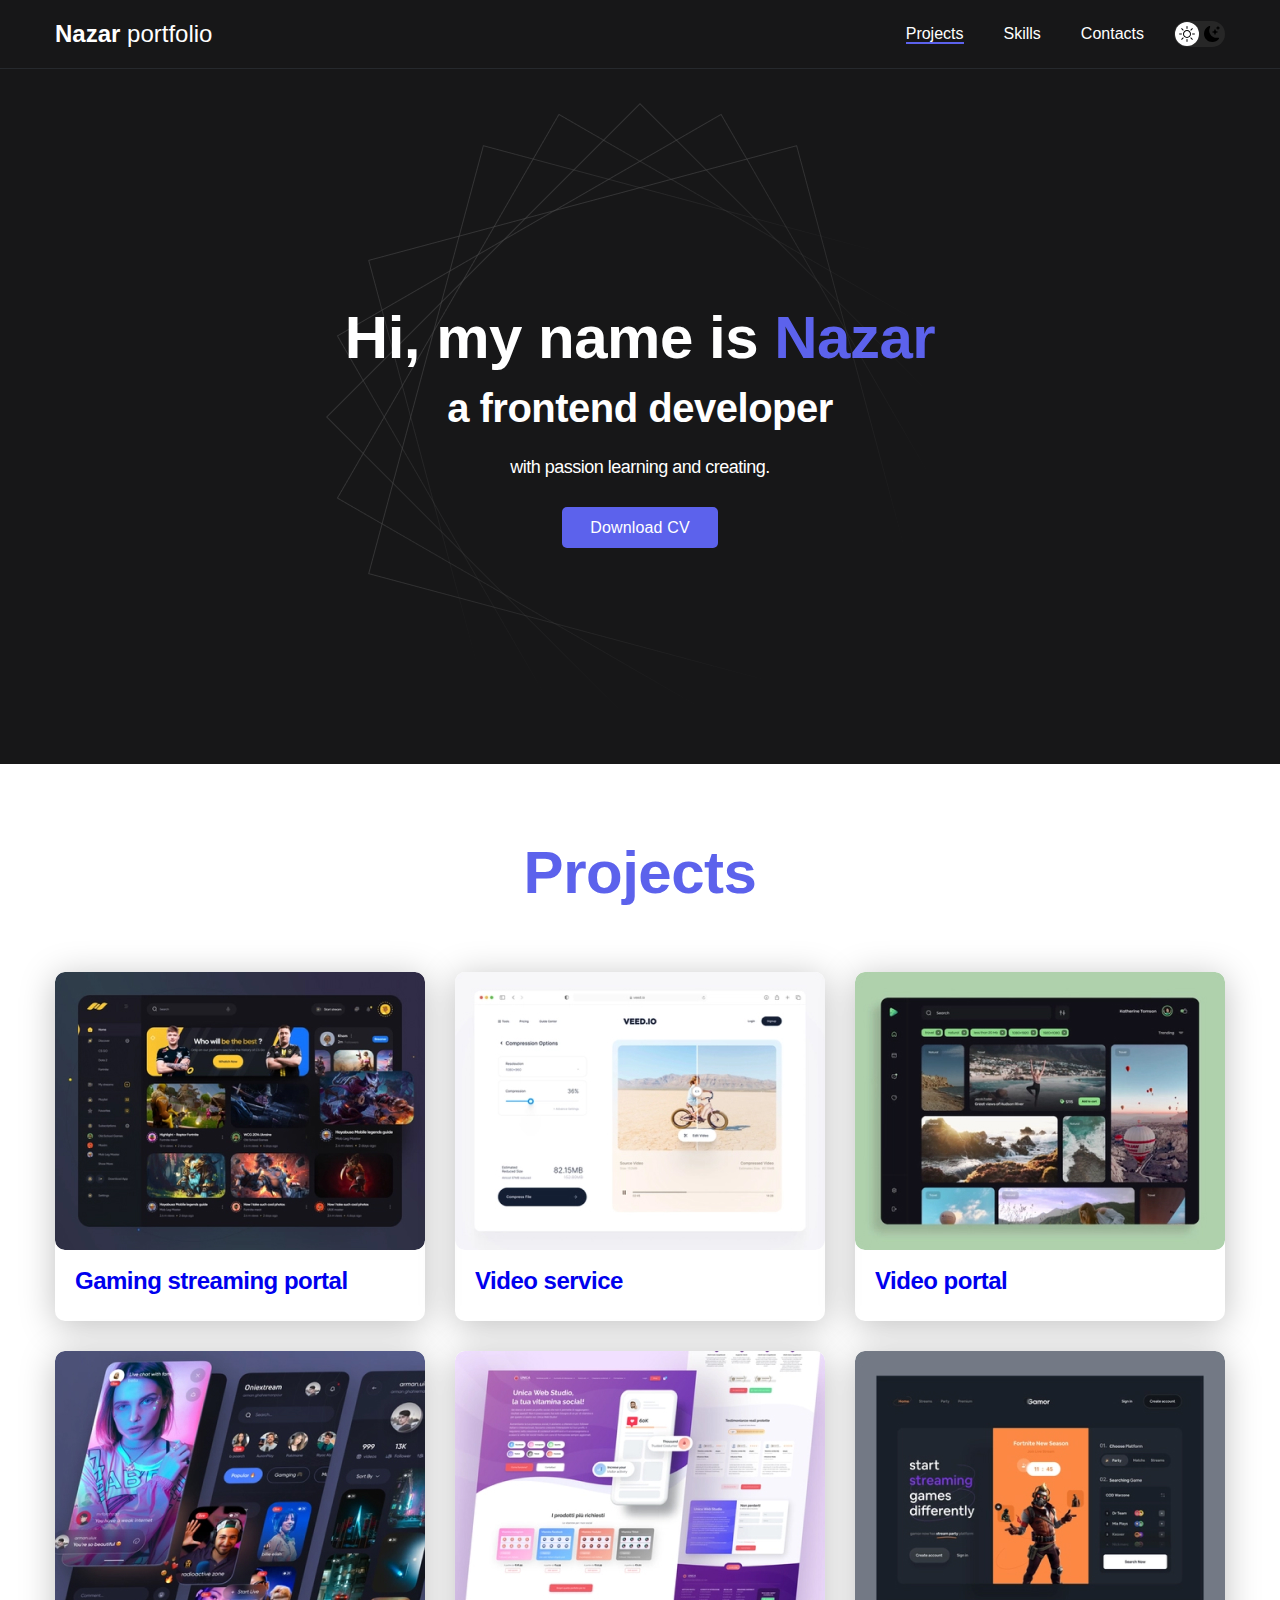
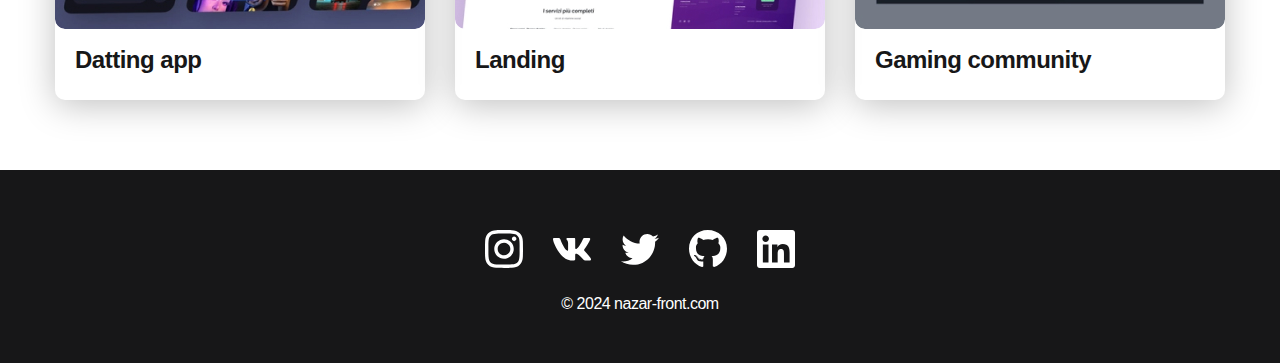
<file: index.html>
<!DOCTYPE html>
<html lang="en">
<head>
    <meta charset="UTF-8">
    <meta name="viewport" content="width=device-width, initial-scale=1.0">
    <title>Portfolio</title>
    <link rel="stylesheet" href="./css/main.css">
</head>
<body>
    <nav class="nav">
        <div class="container">
            <div class="nav-row">
                <a href="./index.html" class="logo"><strong>Nazar</strong> portfolio</a>
                <button class="dark-mode-btn">
                    <img src="img/icons/sun.svg" alt="Light mode" class="dark-mode-btn__icon">
                    <img src="img/icons/moon.svg" alt="Light mode" class="dark-mode-btn__icon">
                </button>
                <ul class="nav-list">
                    <li class="nav-list__item"><a href="./index.html" class="nav-list__link nav-list__link--active">Projects</a></li>
                    <li class="nav-list__item"><a href="./skills.html" class="nav-list__link nav-list__link">Skills</a></li>
                    <li class="nav-list__item"><a href="./contacts.html" class="nav-list__link nav-list__link">Contacts</a></li>
                </ul>
            </div>
        </div>
    </nav>


    <header class="header">
            <div class="header__wrapper">
                <h1 class="header__title"><strong>Hi, my name is <em>Nazar</em></strong>
                    <br>a frontend developer</h1>
                <div class="header__text">
                    <p>with passion learning and creating.</p>
                </div>
                <a href="#" class="btn">Download CV</a>
            </div>    
    </header>

    <main class="section">
        <div class="container">
            <h2 class="title-1">Projects</h2>
            <ul class="projects">
                <li class="project">
                    <a href="./project-page.html">
                        <img src="./img/projects/01.jpg" alt="Project img" class="project__img">
                        <h3 class="project__title">Gaming streaming portal</h3>    
                    </a>
                </li>
                <li class="project">
                    <a href="./project-page.html">
                        <img src="./img/projects/02.jpg" alt="Project img" class="project__img">
                        <h3 class="project__title">Video service</h3>    
                    </a>
                </li>
                <li class="project">
                    <a href="./project-page.html">
                        <img src="./img/projects/03.jpg" alt="Project img" class="project__img">
                        <h3 class="project__title">Video portal</h3>    
                    </a>
                </li>
                <li class="project">
                    <img src="./img/projects/04.jpg" alt="Project img" class="project__img">
                    <h3 class="project__title">Datting app</h3>
                </li>
                <li class="project">
                    <img src="./img/projects/05.jpg" alt="Project img" class="project__img">
                    <h3 class="project__title">Landing</h3>
                </li>
                <li class="project">
                    <img src="./img/projects/06.jpg" alt="Project img" class="project__img">
                    <h3 class="project__title">Gaming community</h3>
                </li>

            </ul>
        </div>
    </main>

    <footer class="footer">
        <div class="container">
            <div class="footer__wrapper">
                <ul class="social">
                    <li class="social__item">
                        <a href="#!"><img src="./img/icons/Vector.svg" alt=""></a>
                    </li>
                    <li class="social__item">
                        <a href="#!"><img src="./img/icons/Vector-1.svg" alt=""></a>
                    </li>
                    <li class="social__item">
                        <a href="#!"><img src="./img/icons/Vector-2.svg" alt=""></a>
                    </li>
                    <li class="social__item">
                        <a href="#!"><img src="./img/icons/Vector-3.svg" alt=""></a>
                    </li>
                    <li class="social__item">
                        <a href="#!"><img src="./img/icons/Vector-4.svg" alt=""></a>
                    </li>
                </ul>
                <div class="copyright">
                    <p>© 2024 nazar-front.com</p>
                </div>
            </div>
        </div>
    </footer>

    <script src="./js/main.js"></script>

</body>
</html>
</file>
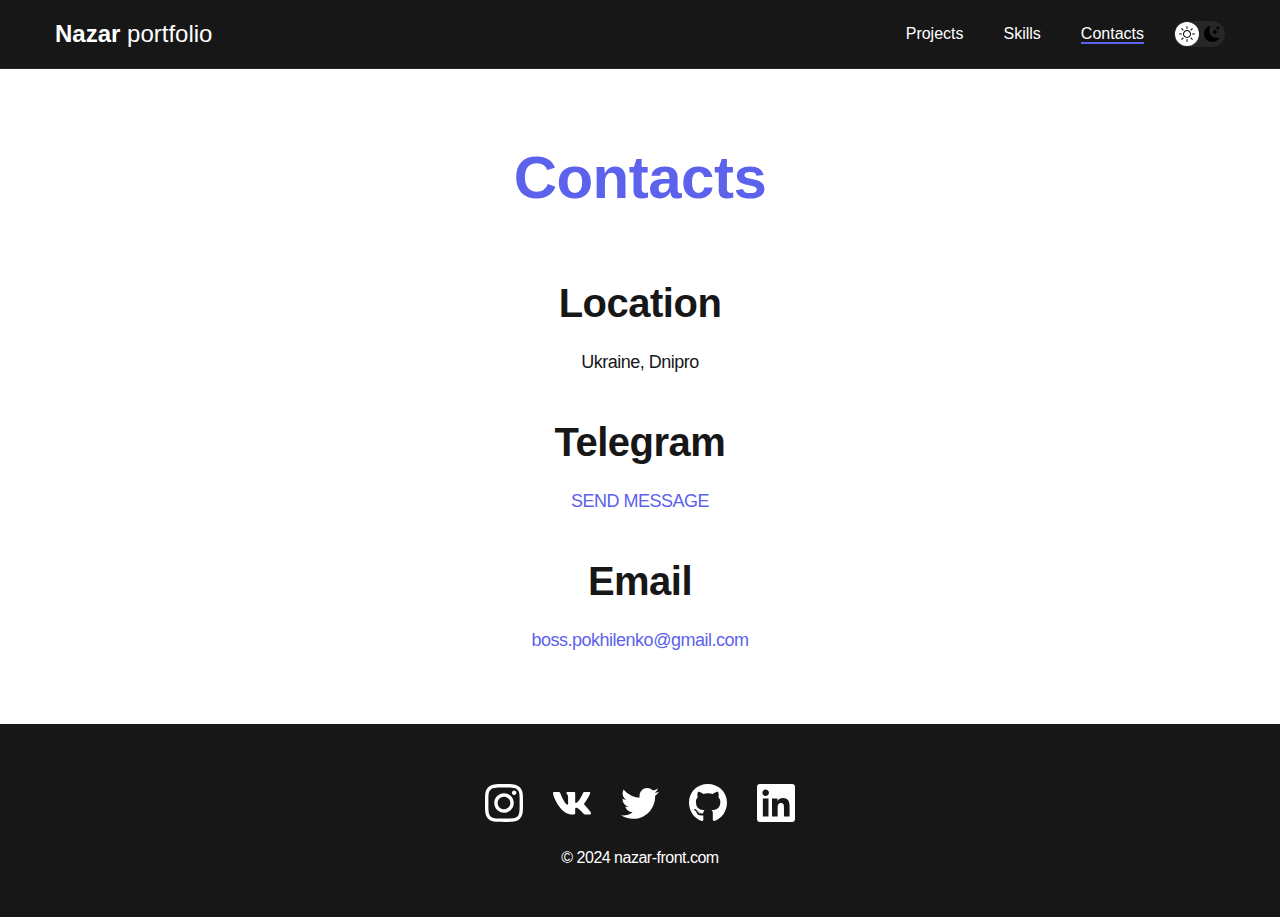
<file: contacts.html>
<!DOCTYPE html>
<html lang="en">
<head>
    <meta charset="UTF-8">
    <meta name="viewport" content="width=device-width, initial-scale=1.0">
    <title>Portfolio</title>
    <link rel="stylesheet" href="./css/main.css">
</head>
<body>
    <nav class="nav">
        <div class="container">
            <div class="nav-row">
                <a href="./index.html" class="logo"><strong>Nazar</strong> portfolio</a>

                <button class="dark-mode-btn">
                    <img src="img/icons/sun.svg" alt="Light mode" class="dark-mode-btn__icon">
                    <img src="img/icons/moon.svg" alt="Light mode" class="dark-mode-btn__icon">
                </button>
                
                <ul class="nav-list">
                    <li class="nav-list__item"><a href="./index.html" class="nav-list__link nav-list__link">Projects</a></li>
                    <li class="nav-list__item"><a href="./skills.html" class="nav-list__link nav-list__link">Skills</a></li>
                    <li class="nav-list__item"><a href="./contacts.html" class="nav-list__link nav-list__link--active">Contacts</a></li>
                </ul>
            </div>
        </div>
    </nav>


    <main class="section">
        <div class="container">
            <h1 class="title-1">Contacts</h1>
        
            <ul class="content-list">
                <li class="content-list__item">
                    <h2 class="title-2">Location</h2>
                    <p>Ukraine, Dnipro</p>
                </li>
                <li class="content-list__item">
                    <h2 class="title-2">Telegram</h2>
                    <p><a href="https://t.me/kkkkkatr">SEND MESSAGE</a></p>
                </li>
                <li class="content-list__item">
                    <h2 class="title-2">Email</h2>
                    <p><a href="email:boss.pokhilenko@gmail.com">boss.pokhilenko@gmail.com</a></p>    
                </li>
            </ul>
        </div>
    </main>

    <footer class="footer">
        <div class="container">
            <div class="footer__wrapper">
                <ul class="social">
                    <li class="social__item">
                        <a href="#!"><img src="./img/icons/Vector.svg" alt=""></a>
                    </li>
                    <li class="social__item">
                        <a href="#!"><img src="./img/icons/Vector-1.svg" alt=""></a>
                    </li>
                    <li class="social__item">
                        <a href="#!"><img src="./img/icons/Vector-2.svg" alt=""></a>
                    </li>
                    <li class="social__item">
                        <a href="#!"><img src="./img/icons/Vector-3.svg" alt=""></a>
                    </li>
                    <li class="social__item">
                        <a href="#!"><img src="./img/icons/Vector-4.svg" alt=""></a>
                    </li>
                </ul>
                <div class="copyright">
                    <p>© 2024 nazar-front.com</p>
                </div>
            </div>
        </div>
    </footer>

    <script src="./js/main.js"></script>

</body>
</html>
</file>
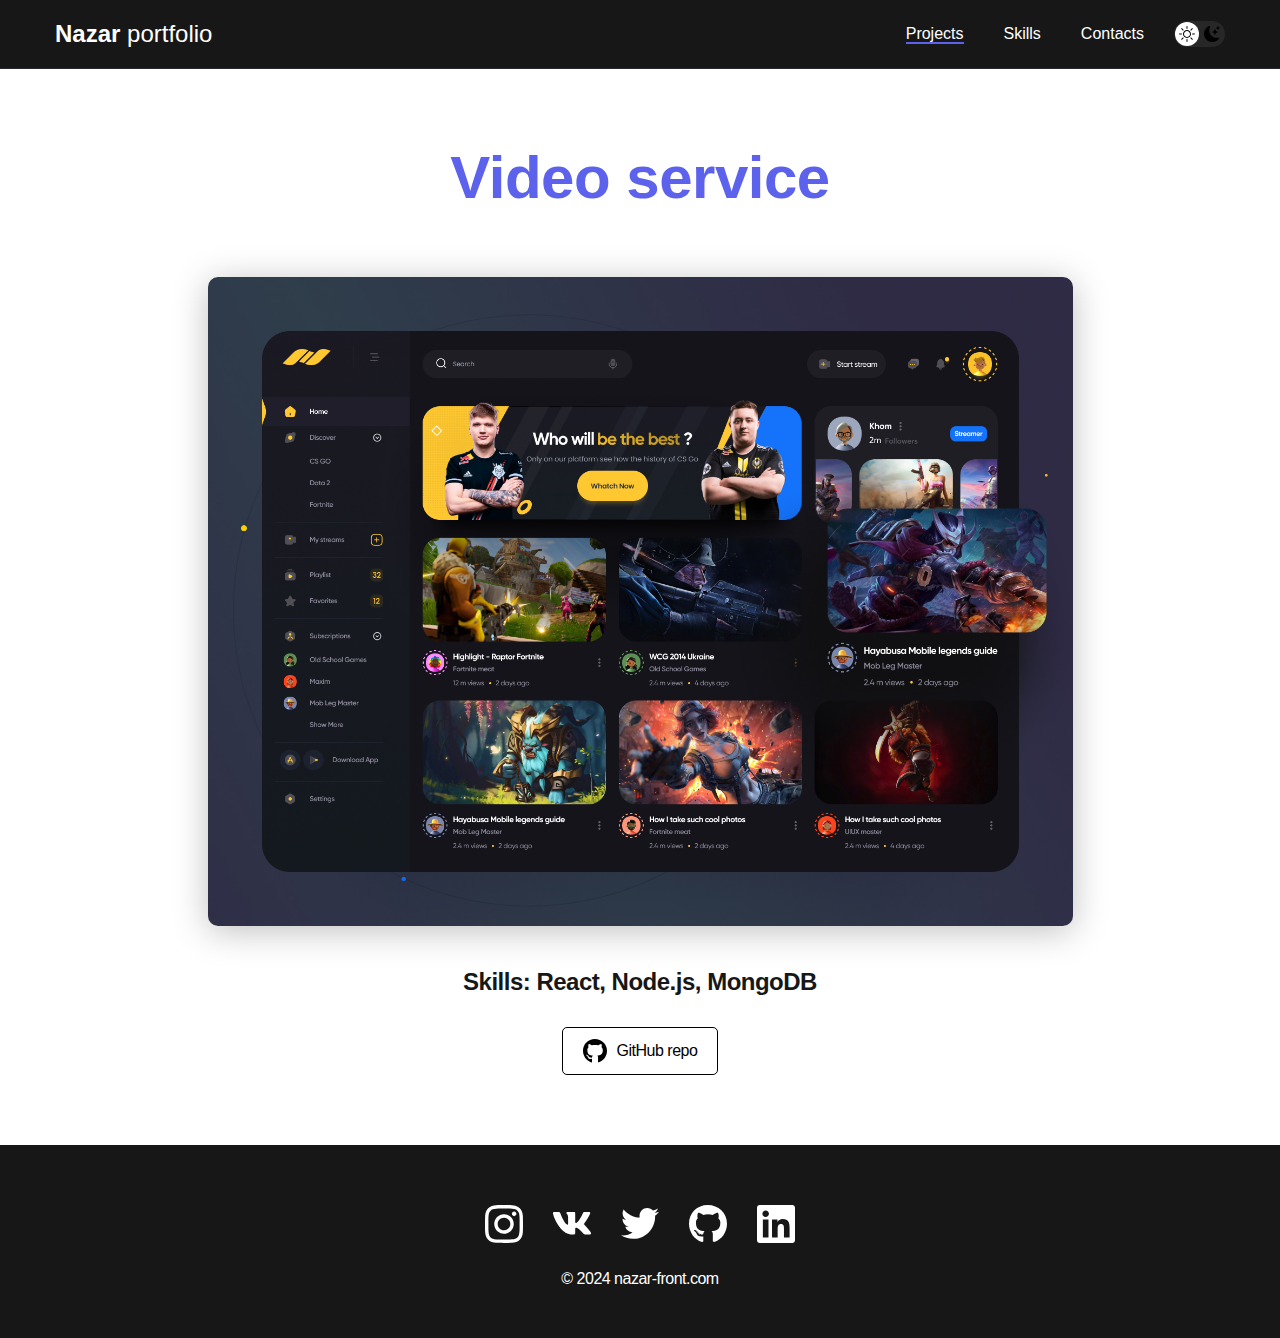
<file: project-page.html>
<!DOCTYPE html>
<html lang="en">
<head>
    <meta charset="UTF-8">
    <meta name="viewport" content="width=device-width, initial-scale=1.0">
    <title>Portfolio</title>
    <link rel="stylesheet" href="./css/main.css">
</head>
<body>
    <nav class="nav">
        <div class="container">
            <div class="nav-row">
                <a href="./index.html" class="logo"><strong>Nazar</strong> portfolio</a>
                
                <button class="dark-mode-btn">
                    <img src="img/icons/sun.svg" alt="Light mode" class="dark-mode-btn__icon">
                    <img src="img/icons/moon.svg" alt="Light mode" class="dark-mode-btn__icon">
                </button>

                <ul class="nav-list">
                    <li class="nav-list__item"><a href="./index.html" class="nav-list__link nav-list__link--active">Projects</a></li>
                    <li class="nav-list__item"><a href="./skills.html" class="nav-list__link nav-list__link">Skills</a></li>
                    <li class="nav-list__item"><a href="./contacts.html" class="nav-list__link nav-list__link">Contacts</a></li>
                </ul>
            </div>
        </div>
    </nav>


    <main class="section">
        <div class="container">
            <div class="project-details">
                <h1 class="title-1">Video service</h1>
                <img src="./img/projects/01-big.jpg" alt="" class="project-details__cover">
                <div class="project-details__desc">
                    <p>Skills: React, Node.js, MongoDB</p>
                </div>
                <a href="#1" class="btn-outline">
                    <img src="./img/icons/github-black.svg" alt="">
                    GitHub repo
                </a>
            </div>
        </div>
    </main>

    <footer class="footer">
        <div class="container">
            <div class="footer__wrapper">
                <ul class="social">
                    <li class="social__item">
                        <a href="#!"><img src="./img/icons/Vector.svg" alt=""></a>
                    </li>
                    <li class="social__item">
                        <a href="#!"><img src="./img/icons/Vector-1.svg" alt=""></a>
                    </li>
                    <li class="social__item">
                        <a href="#!"><img src="./img/icons/Vector-2.svg" alt=""></a>
                    </li>
                    <li class="social__item">
                        <a href="#!"><img src="./img/icons/Vector-3.svg" alt=""></a>
                    </li>
                    <li class="social__item">
                        <a href="#!"><img src="./img/icons/Vector-4.svg" alt=""></a>
                    </li>
                </ul>
                <div class="copyright">
                    <p>© 2024 nazar-front.com</p>
                </div>
            </div>
        </div>
    </footer>

    <script src="./js/main.js"></script>

</body>
</html>
</file>
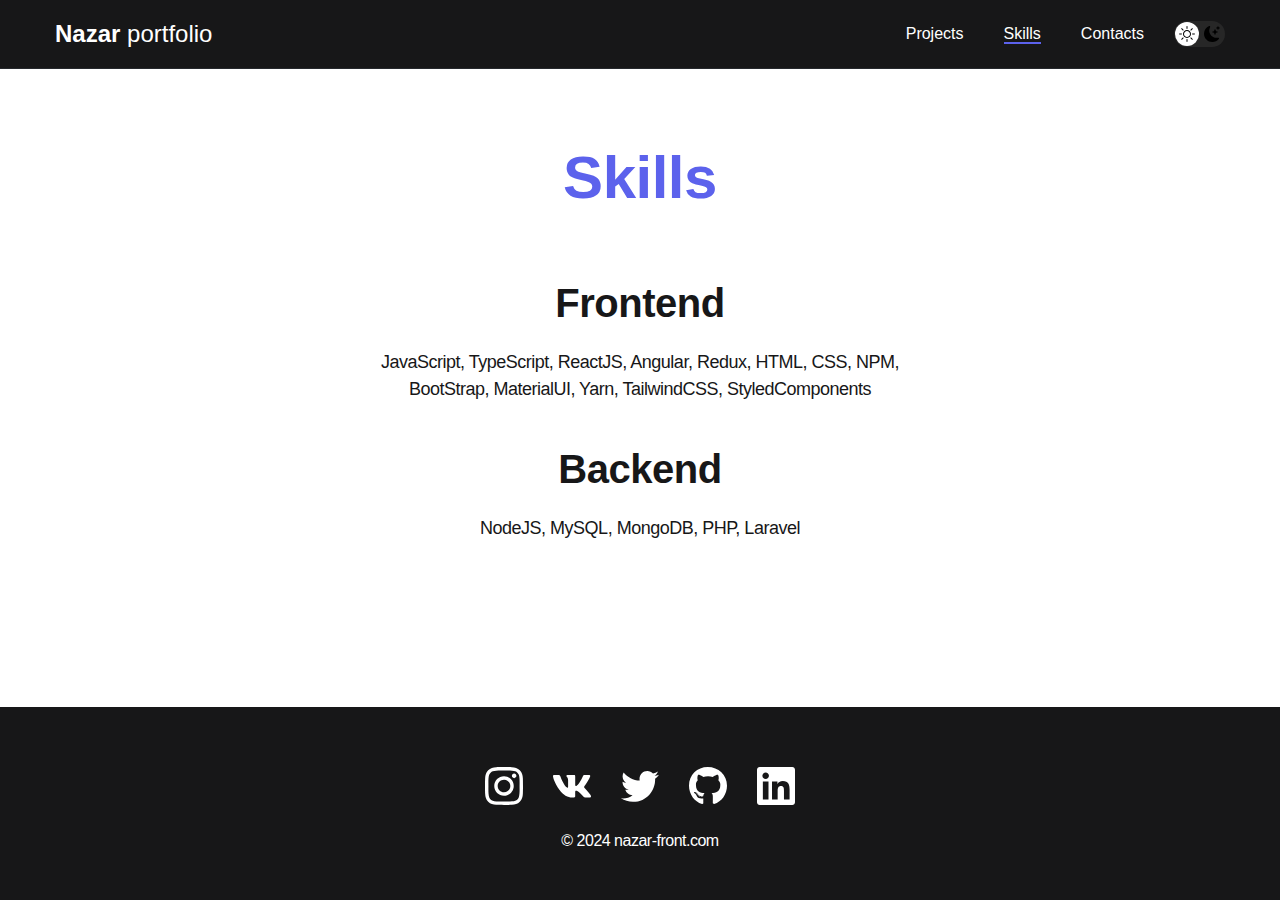
<file: skills.html>
<!DOCTYPE html>
<html lang="en">
<head>
    <meta charset="UTF-8">
    <meta name="viewport" content="width=device-width, initial-scale=1.0">
    <title>Portfolio</title>
    <link rel="stylesheet" href="./css/main.css">
</head>
<body>
    <nav class="nav">
        <div class="container">
            <div class="nav-row">
                <a href="./index.html" class="logo"><strong>Nazar</strong> portfolio</a>
                
                <button class="dark-mode-btn">
                    <img src="img/icons/sun.svg" alt="Light mode" class="dark-mode-btn__icon">
                    <img src="img/icons/moon.svg" alt="Light mode" class="dark-mode-btn__icon">
                </button>

                
                <ul class="nav-list">
                    <li class="nav-list__item"><a href="./index.html" class="nav-list__link nav-list__link">Projects</a></li>
                    <li class="nav-list__item"><a href="./skills.html" class="nav-list__link nav-list__link--active">Skills</a></li>
                    <li class="nav-list__item"><a href="./contacts.html" class="nav-list__link nav-list__link">Contacts</a></li>
                </ul>
            </div>
        </div>
    </nav>


    <main class="section">
        <div class="container">
            <h1 class="title-1">Skills</h1>
            <ul class="content-list">
                <li class="content-list__item">
                    <h2 class="title-2">Frontend</h2>
                    <p>JavaScript, TypeScript, ReactJS, Angular, Redux, HTML, CSS, NPM, BootStrap, MaterialUI, Yarn, TailwindCSS, StyledComponents</p>
                </li>
                <li class="content-list__item">
                    <h2 class="title-2">Backend</h2>
                    <p>NodeJS, MySQL, MongoDB, PHP, Laravel</p>    
                </li>
            </ul>
        </div>
    </main>

    <footer class="footer">
        <div class="container">
            <div class="footer__wrapper">
                <ul class="social">
                    <li class="social__item">
                        <a href="#!"><img src="./img/icons/Vector.svg" alt=""></a>
                    </li>
                    <li class="social__item">
                        <a href="#!"><img src="./img/icons/Vector-1.svg" alt=""></a>
                    </li>
                    <li class="social__item">
                        <a href="#!"><img src="./img/icons/Vector-2.svg" alt=""></a>
                    </li>
                    <li class="social__item">
                        <a href="#!"><img src="./img/icons/Vector-3.svg" alt=""></a>
                    </li>
                    <li class="social__item">
                        <a href="#!"><img src="./img/icons/Vector-4.svg" alt=""></a>
                    </li>
                </ul>
                <div class="copyright">
                    <p>© 2024 nazar-front.com</p>
                </div>
            </div>
        </div>
    </footer>

    <script src="./js/main.js"></script>

</body>
</html>
</file>
<file: css/main.css>
/* Reset and base styles  */ * { padding: 0px; margin: 0px; border: none; } *, *::before, *::after { box-sizing: border-box; } /* Links */ a, a:link, a:visited  { text-decoration: none; } a:hover  { text-decoration: none; } /* Common */ aside, nav, footer, header, section, main { display: block; } h1, h2, h3, h4, h5, h6, p { font-size: inherit; font-weight: inherit; } ul, ul li { list-style: none; } img { vertical-align: top; } img, svg { max-width: 100%; height: auto; } address { font-style: normal; } /* Form */ input, textarea, button, select { font-family: inherit; font-size: inherit; color: inherit; background-color: transparent; } input::-ms-clear { display: none; } button, input[type="submit"] { display: inline-block; box-shadow: none; background-color: transparent; background: none; cursor: pointer; } input:focus, input:active, button:focus, button:active { outline: none; } button::-moz-focus-inner { padding: 0; border: 0; } label { cursor: pointer; } legend { display: block; }
@import url('https://fonts.googleapis.com/css2?family=DM+Sans:opsz,wght@9..40,100..1000&family=Poppins:wght@400;500;700&display=swap');

/*
font-family: "DM Sans", sans-serif;
font-family: "Poppins", sans-serif;
*/

:root {
    --black: #171718;
    --black-border: #26292d;
    --white: #ffffff;
    --purple: #5c62ec;

    --text-color: var(--black);

    --dark-bg: var(--black);
    --dark-border: var(--black-border);
    --header-text: var(--white);
    --accent: var(--purple);

    /* Light mode */
    --page-bg:var(--white);
    --text-color: var(--black);

    --title-1: var(--accent);

}

.dark{
    /* Dark mode */
    --page-bg: #252526;
    --text-color: var(--white);

    --title-1: var(--white);
    --project-card-bg: var(--black);
    --project-card-text: var(--white);

}

html, body {
    display: flex;
    flex-direction: column;
    min-height: 100vh;

    
    font-family: "DM Sans", sans-serif;
    letter-spacing: -0.5px;
    
    /* Color mode */
    background-color: var(--page-bg);
    color: var(--text-color);
}

.container{
    max-width: 1200px;
    padding: 0 15px;
    margin: 0 auto;

}

/* Nav */

.nav{
    background-color: var(--dark-bg);
    color: var(--header-text);
    padding: 20px 0;
    border-bottom: 1px solid var(--dark-border);
    letter-spacing: normal;
}

.nav-row{
    display: flex;
    justify-content: flex-end;
    align-items: center;
    column-gap: 30px;
    row-gap: 20px;
    flex-wrap: wrap;
}

.logo{
    color: var(--header-text);
    font-size: 24px;
    font-family: "Poppins", sans-serif;
    margin-right: auto;
}

.logo strong{
    font-weight: 700;

}

.nav-list {
    display: flex;
    flex-wrap: wrap;
    align-items: center;
    row-gap: 10px;
    column-gap: 40px;
    font-size: 16px;
    font-weight: 500;
    font-family: "Poppins", sans-serif;

}

.nav-list__link {
    color: var(--header-text);
    transition: opacity 0.2s ease-in;
}

.nav-list__link:hover {
    opacity: 0.8;
}

.nav-list__link--active {
    position: relative;
}

.nav-list__link--active::before {
    content: "";

    position: absolute;
    left: 0;
    top: 100%;

    display: block;
    height: 2px;
    width: 100%;
    background-color: var(--accent);
}

/* DARK MODE BTN */
.dark-mode-btn {
    order: 9;
    position: relative;
    display: flex;
    justify-content: space-between;
    width: 51px;
    height: 26px;
    background-color: #272727;
    border-radius: 50px;
    padding: 5px;
}

.dark-mode-btn::before{
    content: "";

    position: absolute;
    top: 1px;
    left: 1px;

    display: block;
    width: 24px;
    height: 24px;

    border-radius: 50%;
    background-color: white;
    transition: left 0.2s ease-in;
}

.dark-mode-btn--active::before {
    left: 26px;
}

.dark-mode-btn__icon {
    position: relative;
    z-index: 9;
}



/* HEADER */

.header {
    background-color: var(--dark-bg);
    color: var(--header-text);
    background-image: url(./../img/header-bg.png);
    background-repeat: no-repeat;
    background-size: auto;
    background-position: center center;

    min-height: 695px;
    padding: 40px 0;

    display: flex;
    justify-content: center;
    align-items: center;
    text-align: center;
}

.header__wrapper {
    max-width: 660px;
    padding: 0 15px;
}


.header__title {
    font-size: 40px;
    font-weight: 700;
    line-height: 1.4;
    margin-bottom: 20px;
}

.header__title strong{
    font-size: 60px;
    font-weight: 600;
}

.header__title em{
    font-style: normal;
    color: var(--accent);
}

.header__text {
    font-size: 18px;
    line-height: 1.333;
    margin-bottom: 40px;
}

.header__text p+p{
    margin-top: 0.5em;
}

/* BTN */

.btn {
    height: 48px;
    padding: 12px 28px;
    border-radius: 5px;
    background-color: var(--accent);
    color: var(--white);
    letter-spacing: 0.15px;
    font-size: 16px;
    font-weight: 500;
}

.btn:hover{
    opacity: 0.8;
}

.btn:active{
    position: relative;
    top: 1px;
}

.btn-outline {
    display: flex;
    column-gap: 10px;
    align-items: center;

    height: 48px;
    border-radius: 5px;
    padding: 12px 20px;

    border: 1px solid black;
    color: black;
    background-color: var(--white);

    transition: opacity 0.2s ease-in;
}

.btn-outline:hover {
    opacity: 0.8;
}

.btn-outline:active {
    position: relative;
    top: 1px;
}

/* PROJECTS */ 



.section {
    padding: 70px 0;
}


.title-1 {
    margin-bottom: 60px;
    font-size: 60px;
    font-weight: 700;
    line-height: 1.3;
    color: var(--title-1);
    text-align: center;
}

.projects {
    display: flex;
    justify-content: center;
    flex-wrap: wrap;
    column-gap: 30px;
    row-gap: 30px;
}

.project {
    max-width: 370px;
    background-color: var(--project-card-bg);
    box-shadow: 0px 5px 35px rgba(0, 0, 0, 0.25);
    border-radius: 10px;
}

.project__img {
    border-radius: 10px;
}

.project__title {
    padding: 15px 20px 25px;
    font-size: 24px;
    line-height: 1.3;
    font-weight: 700;
    color: var(--project-card-text);
}


/* PROJECT DETAILS */ 



.project-details {
    max-width: 865px;
    margin: 0 auto;

    display: flex;
    flex-direction: column;
    align-items: center;
    text-align: center;
}


.project-details__cover {
    max-width: 100%;
    margin-bottom: 40px;
    box-shadow: 0px 5px 35px rgba(0, 0, 0, 0.25);
    border-radius: 10px;
}

.project-details__desc {
    font-weight: 700;
    font-size: 24px;
    line-height: 1.3;
    margin-bottom: 30px;
}



/* CONTENT LIST */



.content-list {
    max-width: 570px;
    display: flex;
    flex-direction: column;
    align-items: center;
    text-align: center;
    row-gap: 40px;
    margin: 0 auto;
}

.content-list a {
    color: var(--accent);
}

.content-list__item {
    font-size: 18px;
    line-height: 1.5;

}

.content-list__item p+p {
    margin-top: 0.5em;
}

.title-2 {
    margin-bottom: 20px;
    
    font-size: 40px;
    line-height: 1.3;
    font-weight: 700;
}



/* FOOTER */ 


.footer {
    background-color: var(--dark-bg);
    padding: 60px 0 50px;
    color: var(--header-text);
    margin-top: auto;
}

.footer__wrapper{
    display: flex;
    flex-direction: column;
    align-items: center;
    row-gap: 27px;
}

.social {
    display: flex;
    column-gap: 30px;
    align-items: center;
}


.copyright {
    font-size: 16px;

}

.copyright p+p {
    margin-top: 0.5em;
}



@media (max-width: 620px) {



    /* HEADER */
    .header{
        min-height: unset;
    }

    .header__title{
        font-size: 30px;
    }

    .header__title strong{
        font-size: 40px;
    }
    

    /* NAV */
    .nav-row{
        justify-content: space-between;
    }

    .dark-mode-btn{
        order: 0;
    }

    .section{
        padding: 40px 0;
    }

    .title-1 {
        margin-bottom: 30px;
        font-size: 40px;
    }

    .project__title{
        font-size: 22px;
    }

    .project-details__desc{
        font-size: 22px;
        margin-bottom: 20px;
    }


    .title-2{
        font-size: 30px;
        margin-bottom: 10px;
    }

    .content-list{
        row-gap: 20px;
    }

    /* FOOTER */ 
    .footer{
        padding: 40px 0 30px;
    }

    .footer__wrapper{
        row-gap: 20px;
    }

    .social__item{
        width: 28px;
    }

    .social{
        column-gap: 20px;
    }
}
</file>
